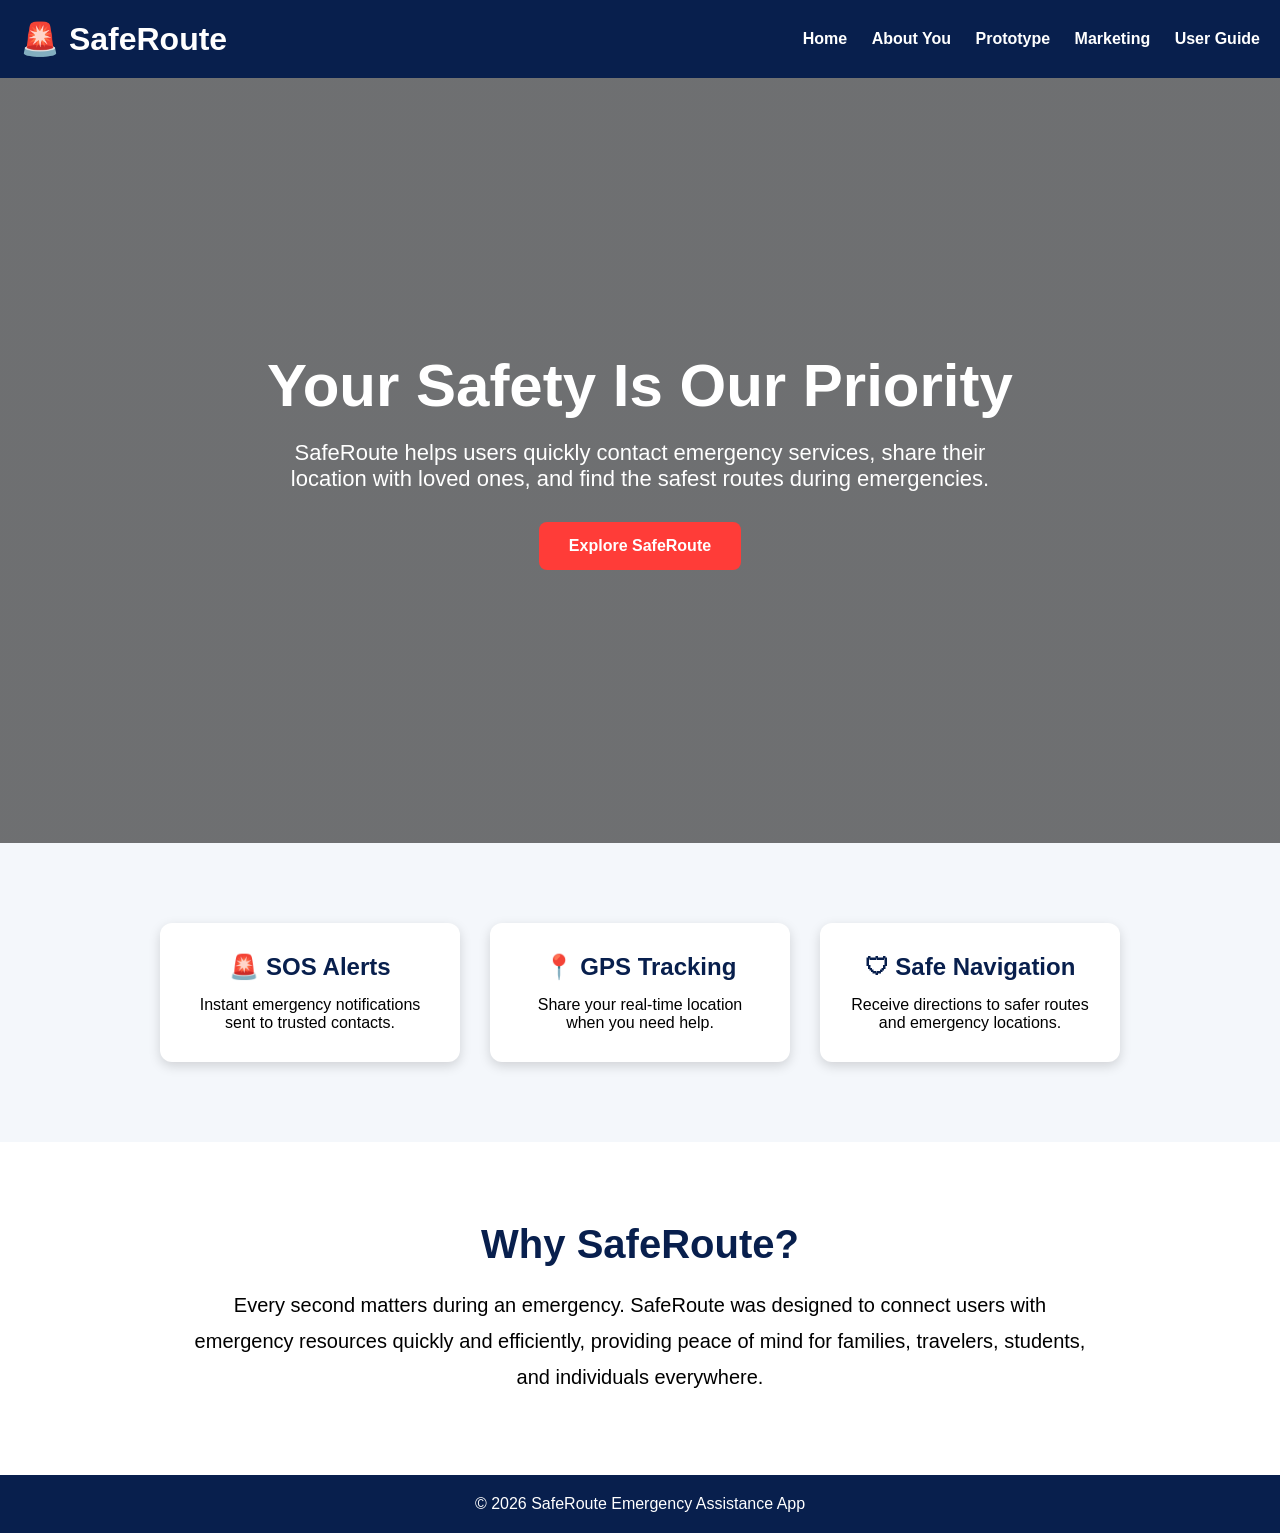
<file: index.html>
<!DOCTYPE html>
<html lang="en">
<head>
<meta charset="UTF-8">
<meta name="viewport" content="width=device-width, initial-scale=1.0">
<title>SafeRoute Emergency Assistance App</title>
<link rel="stylesheet" href="style.css">
</head>

<body>

<header>
    <div class="logo">
        <h1>🚨 SafeRoute</h1>
    </div>

    <nav>
        <a href="index.html">Home</a>
        <a href="about.html">About You</a>
        <a href="prototype.html">Prototype</a>
        <a href="marketing.html">Marketing</a>
        <a href="userguide.html">User Guide</a>
    </nav>
</header>

<section class="hero">
    <div class="hero-text">
        <h1>Your Safety Is Our Priority</h1>

        <p>
            SafeRoute helps users quickly contact emergency services,
            share their location with loved ones, and find the safest
            routes during emergencies.
        </p>

        <a href="prototype.html" class="button">
            Explore SafeRoute
        </a>
    </div>
</section>

<section class="features">

    <div class="feature-box">
        <h2>🚨 SOS Alerts</h2>
        <p>Instant emergency notifications sent to trusted contacts.</p>
    </div>

    <div class="feature-box">
        <h2>📍 GPS Tracking</h2>
        <p>Share your real-time location when you need help.</p>
    </div>

    <div class="feature-box">
        <h2>🛡 Safe Navigation</h2>
        <p>Receive directions to safer routes and emergency locations.</p>
    </div>

</section>

<section class="about-app">

<h2>Why SafeRoute?</h2>

<p>
Every second matters during an emergency. SafeRoute was designed
to connect users with emergency resources quickly and efficiently,
providing peace of mind for families, travelers, students,
and individuals everywhere.
</p>

</section>

<footer>
© 2026 SafeRoute Emergency Assistance App
</footer>

</body>
</html>
</body>
</html>
</file>
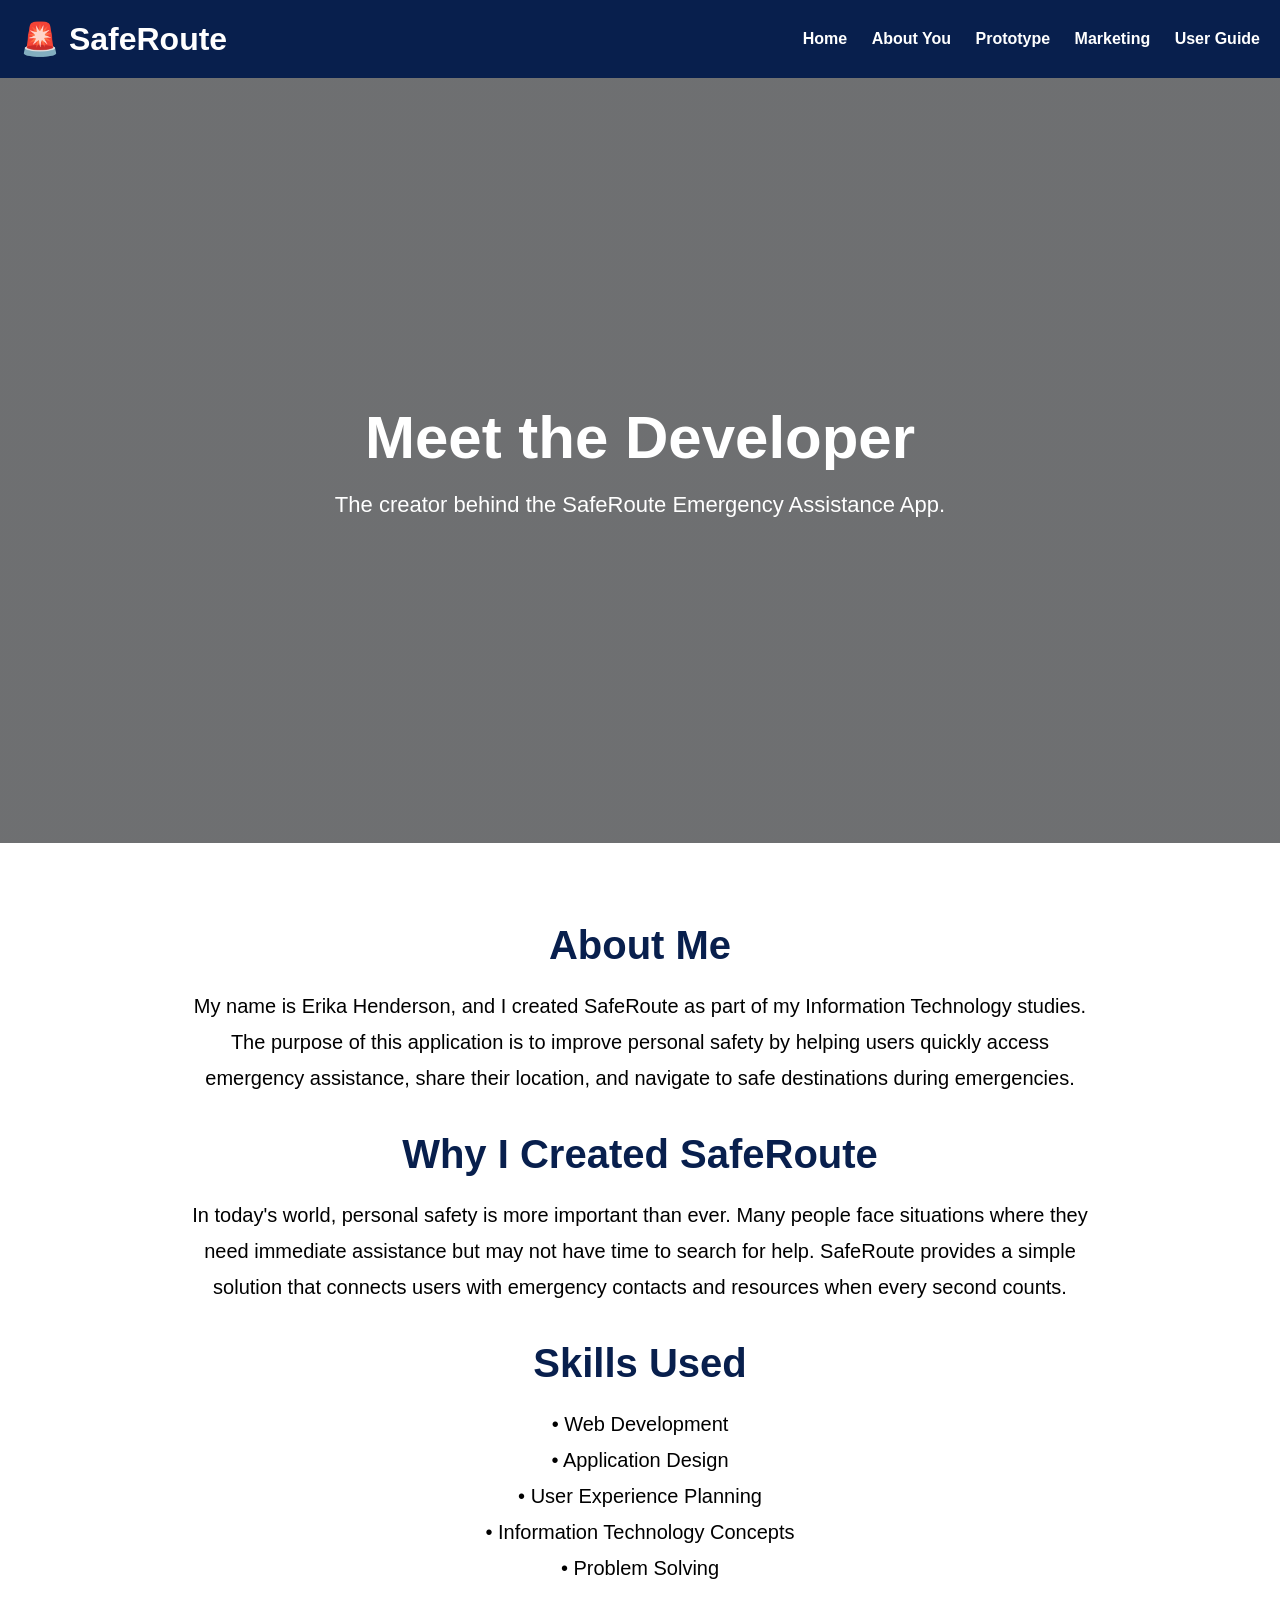
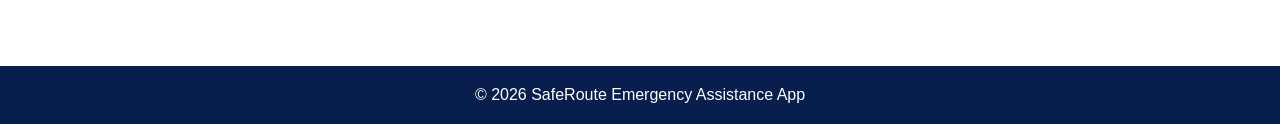
<file: about.html>
<!DOCTYPE html>
<html lang="en">
<head>
<meta charset="UTF-8">
<meta name="viewport" content="width=device-width, initial-scale=1.0">
<title>About the Developer</title>
<link rel="stylesheet" href="style.css">
</head>

<body>

<header>
    <div class="logo">
        <h1>🚨 SafeRoute</h1>
    </div>

    <nav>
        <a href="index.html">Home</a>
        <a href="about.html">About You</a>
        <a href="prototype.html">Prototype</a>
        <a href="marketing.html">Marketing</a>
        <a href="userguide.html">User Guide</a>
    </nav>
</header>

<section class="hero">
    <div class="hero-text">
        <h1>Meet the Developer</h1>
        <p>The creator behind the SafeRoute Emergency Assistance App.</p>
    </div>
</section>

<section class="about-app">

<h2>About Me</h2>

<p>
My name is Erika Henderson, and I created SafeRoute as part of my Information Technology studies.
The purpose of this application is to improve personal safety by helping users quickly access emergency assistance, share their location, and navigate to safe destinations during emergencies.
</p>

<br><br>

<h2>Why I Created SafeRoute</h2>

<p>
In today's world, personal safety is more important than ever. Many people face situations where they need immediate assistance but may not have time to search for help. SafeRoute provides a simple solution that connects users with emergency contacts and resources when every second counts.
</p>

<br><br>

<h2>Skills Used</h2>

<p>
• Web Development<br>
• Application Design<br>
• User Experience Planning<br>
• Information Technology Concepts<br>
• Problem Solving
</p>

</section>

<footer>
© 2026 SafeRoute Emergency Assistance App
</footer>

</body>
</html>
</body>
</html>
</file>
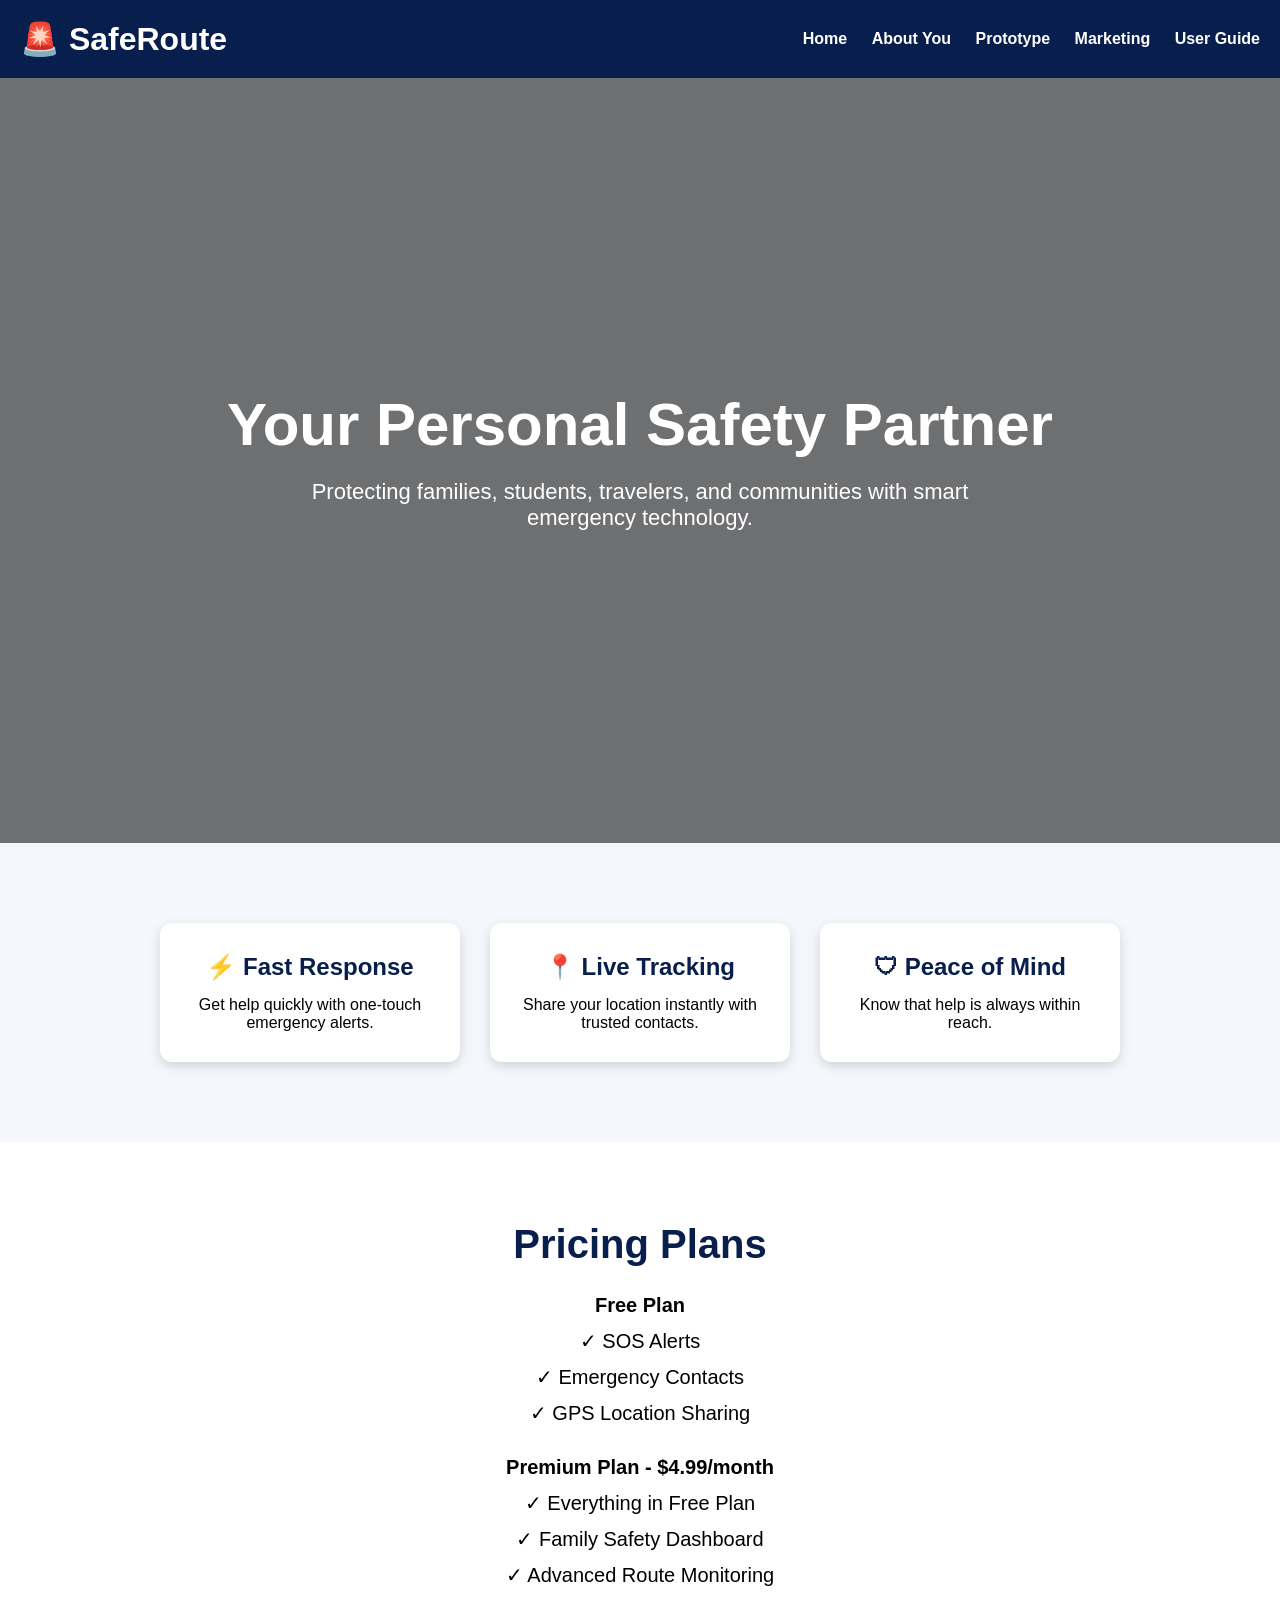
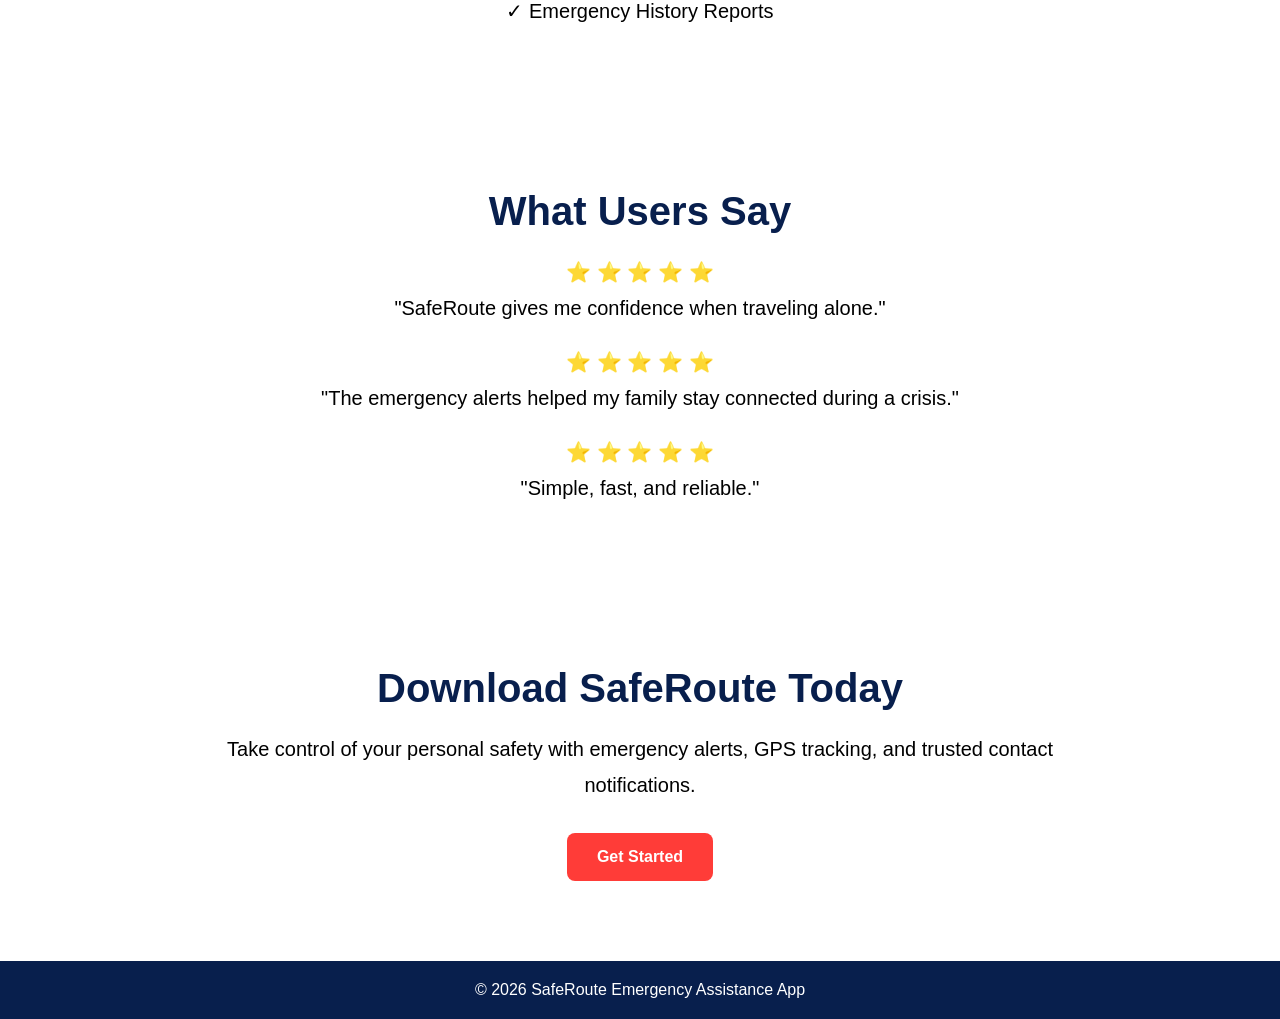
<file: marketing.html>
<!DOCTYPE html>
<html lang="en">
<head>
<meta charset="UTF-8">
<meta name="viewport" content="width=device-width, initial-scale=1.0">
<title>SafeRoute Marketing</title>
<link rel="stylesheet" href="style.css">
</head>

<body>

<header>
    <div class="logo">
        <h1>🚨 SafeRoute</h1>
    </div>

    <nav>
        <a href="index.html">Home</a>
        <a href="about.html">About You</a>
        <a href="prototype.html">Prototype</a>
        <a href="marketing.html">Marketing</a>
        <a href="userguide.html">User Guide</a>
    </nav>
</header>

<section class="hero">
    <div class="hero-text">
        <h1>Your Personal Safety Partner</h1>
        <p>Protecting families, students, travelers, and communities with smart emergency technology.</p>
    </div>
</section>

<section class="features">

<div class="feature-box">
<h2>⚡ Fast Response</h2>
<p>Get help quickly with one-touch emergency alerts.</p>
</div>

<div class="feature-box">
<h2>📍 Live Tracking</h2>
<p>Share your location instantly with trusted contacts.</p>
</div>

<div class="feature-box">
<h2>🛡 Peace of Mind</h2>
<p>Know that help is always within reach.</p>
</div>

</section>

<section class="about-app">

<h2>Pricing Plans</h2>

<p><strong>Free Plan</strong></p>
<p>
✓ SOS Alerts<br>
✓ Emergency Contacts<br>
✓ GPS Location Sharing
</p>

<br>

<p><strong>Premium Plan - $4.99/month</strong></p>
<p>
✓ Everything in Free Plan<br>
✓ Family Safety Dashboard<br>
✓ Advanced Route Monitoring<br>
✓ Emergency History Reports
</p>

</section>

<section class="about-app">

<h2>What Users Say</h2>

<p>
⭐ ⭐ ⭐ ⭐ ⭐<br>
"SafeRoute gives me confidence when traveling alone."
</p>

<br>

<p>
⭐ ⭐ ⭐ ⭐ ⭐<br>
"The emergency alerts helped my family stay connected during a crisis."
</p>

<br>

<p>
⭐ ⭐ ⭐ ⭐ ⭐<br>
"Simple, fast, and reliable."
</p>

</section>

<section class="about-app">

<h2>Download SafeRoute Today</h2>

<p>
Take control of your personal safety with emergency alerts,
GPS tracking, and trusted contact notifications.
</p>

<a href="#" class="button">Get Started</a>

</section>

<footer>
© 2026 SafeRoute Emergency Assistance App
</footer>

</body>
</html>

</body>
</html>
</file>
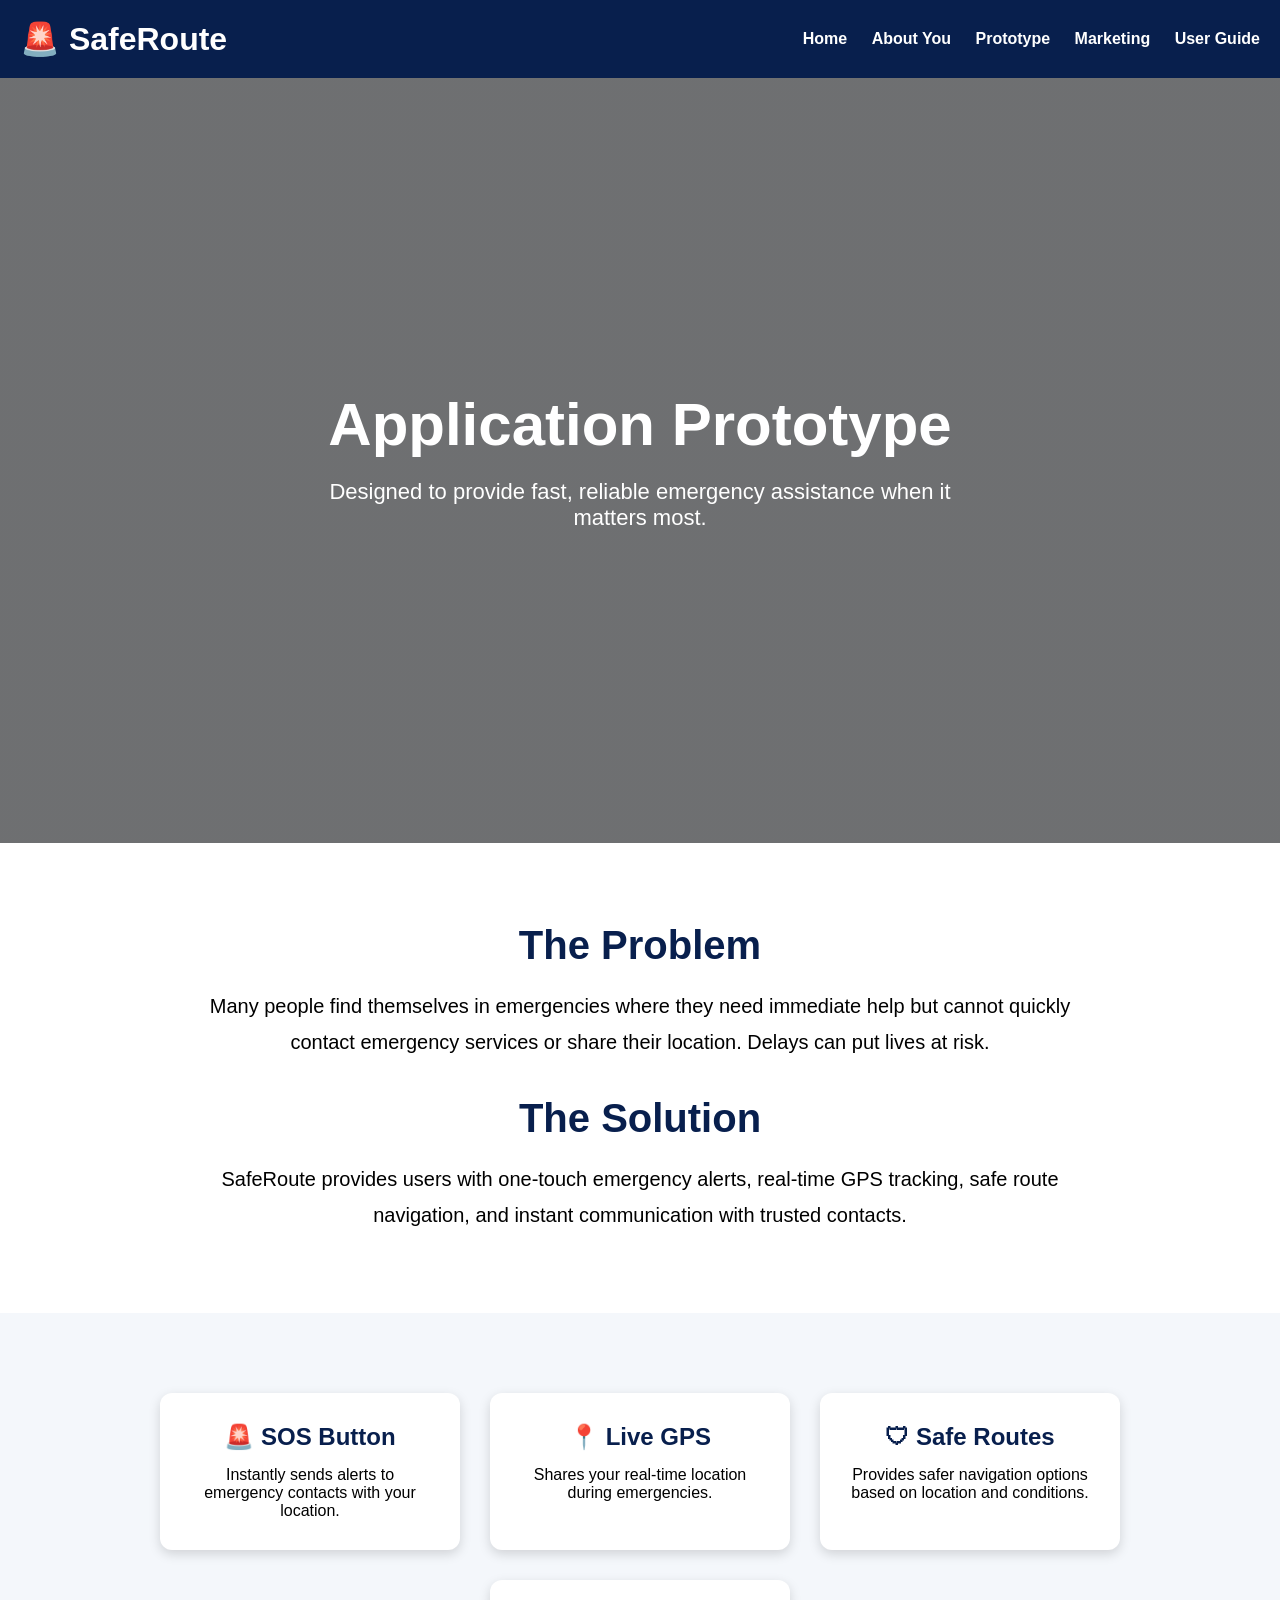
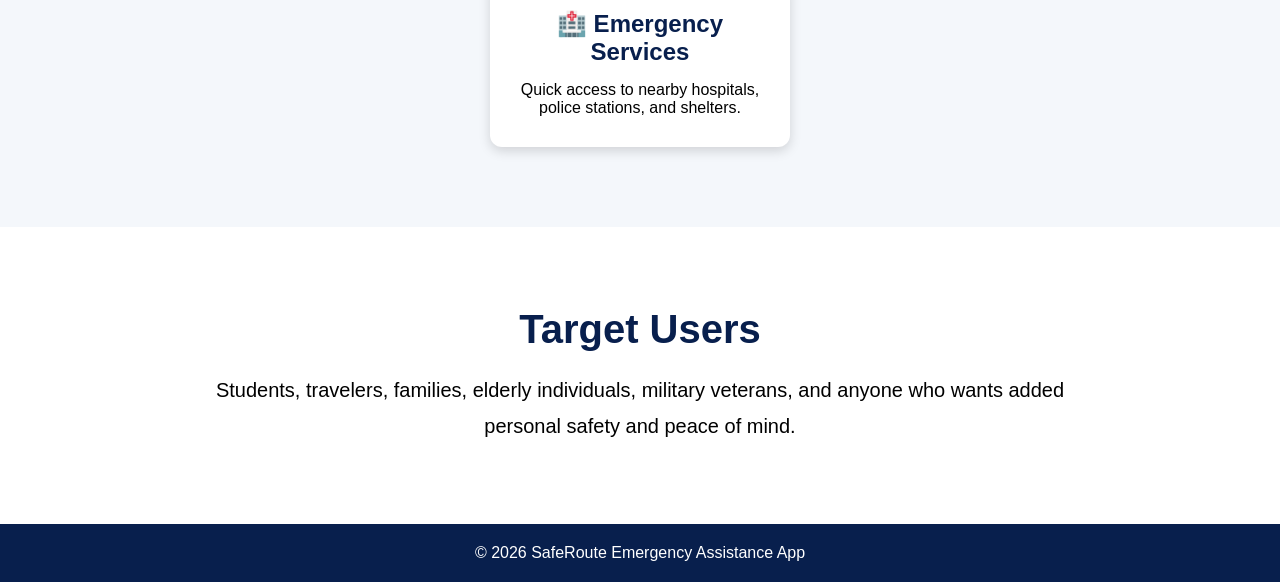
<file: prototype.html>
<!DOCTYPE html>
<html lang="en">
<head>
<meta charset="UTF-8">
<meta name="viewport" content="width=device-width, initial-scale=1.0">
<title>SafeRoute Prototype</title>
<link rel="stylesheet" href="style.css">
</head>

<body>

<header>
    <div class="logo">
        <h1>🚨 SafeRoute</h1>
    </div>

    <nav>
        <a href="index.html">Home</a>
        <a href="about.html">About You</a>
        <a href="prototype.html">Prototype</a>
        <a href="marketing.html">Marketing</a>
        <a href="userguide.html">User Guide</a>
    </nav>
</header>

<section class="hero">
    <div class="hero-text">
        <h1>Application Prototype</h1>
        <p>Designed to provide fast, reliable emergency assistance when it matters most.</p>
    </div>
</section>

<section class="about-app">

<h2>The Problem</h2>

<p>
Many people find themselves in emergencies where they need immediate help but cannot quickly contact emergency services or share their location. Delays can put lives at risk.
</p>

<br><br>

<h2>The Solution</h2>

<p>
SafeRoute provides users with one-touch emergency alerts, real-time GPS tracking, safe route navigation, and instant communication with trusted contacts.
</p>

</section>

<section class="features">

<div class="feature-box">
<h2>🚨 SOS Button</h2>
<p>Instantly sends alerts to emergency contacts with your location.</p>
</div>

<div class="feature-box">
<h2>📍 Live GPS</h2>
<p>Shares your real-time location during emergencies.</p>
</div>

<div class="feature-box">
<h2>🛡 Safe Routes</h2>
<p>Provides safer navigation options based on location and conditions.</p>
</div>

<div class="feature-box">
<h2>🏥 Emergency Services</h2>
<p>Quick access to nearby hospitals, police stations, and shelters.</p>
</div>

</section>

<section class="about-app">

<h2>Target Users</h2>

<p>
Students, travelers, families, elderly individuals, military veterans, and anyone who wants added personal safety and peace of mind.
</p>

</section>

<footer>
© 2026 SafeRoute Emergency Assistance App
</footer>

</body>
</html>
</file>
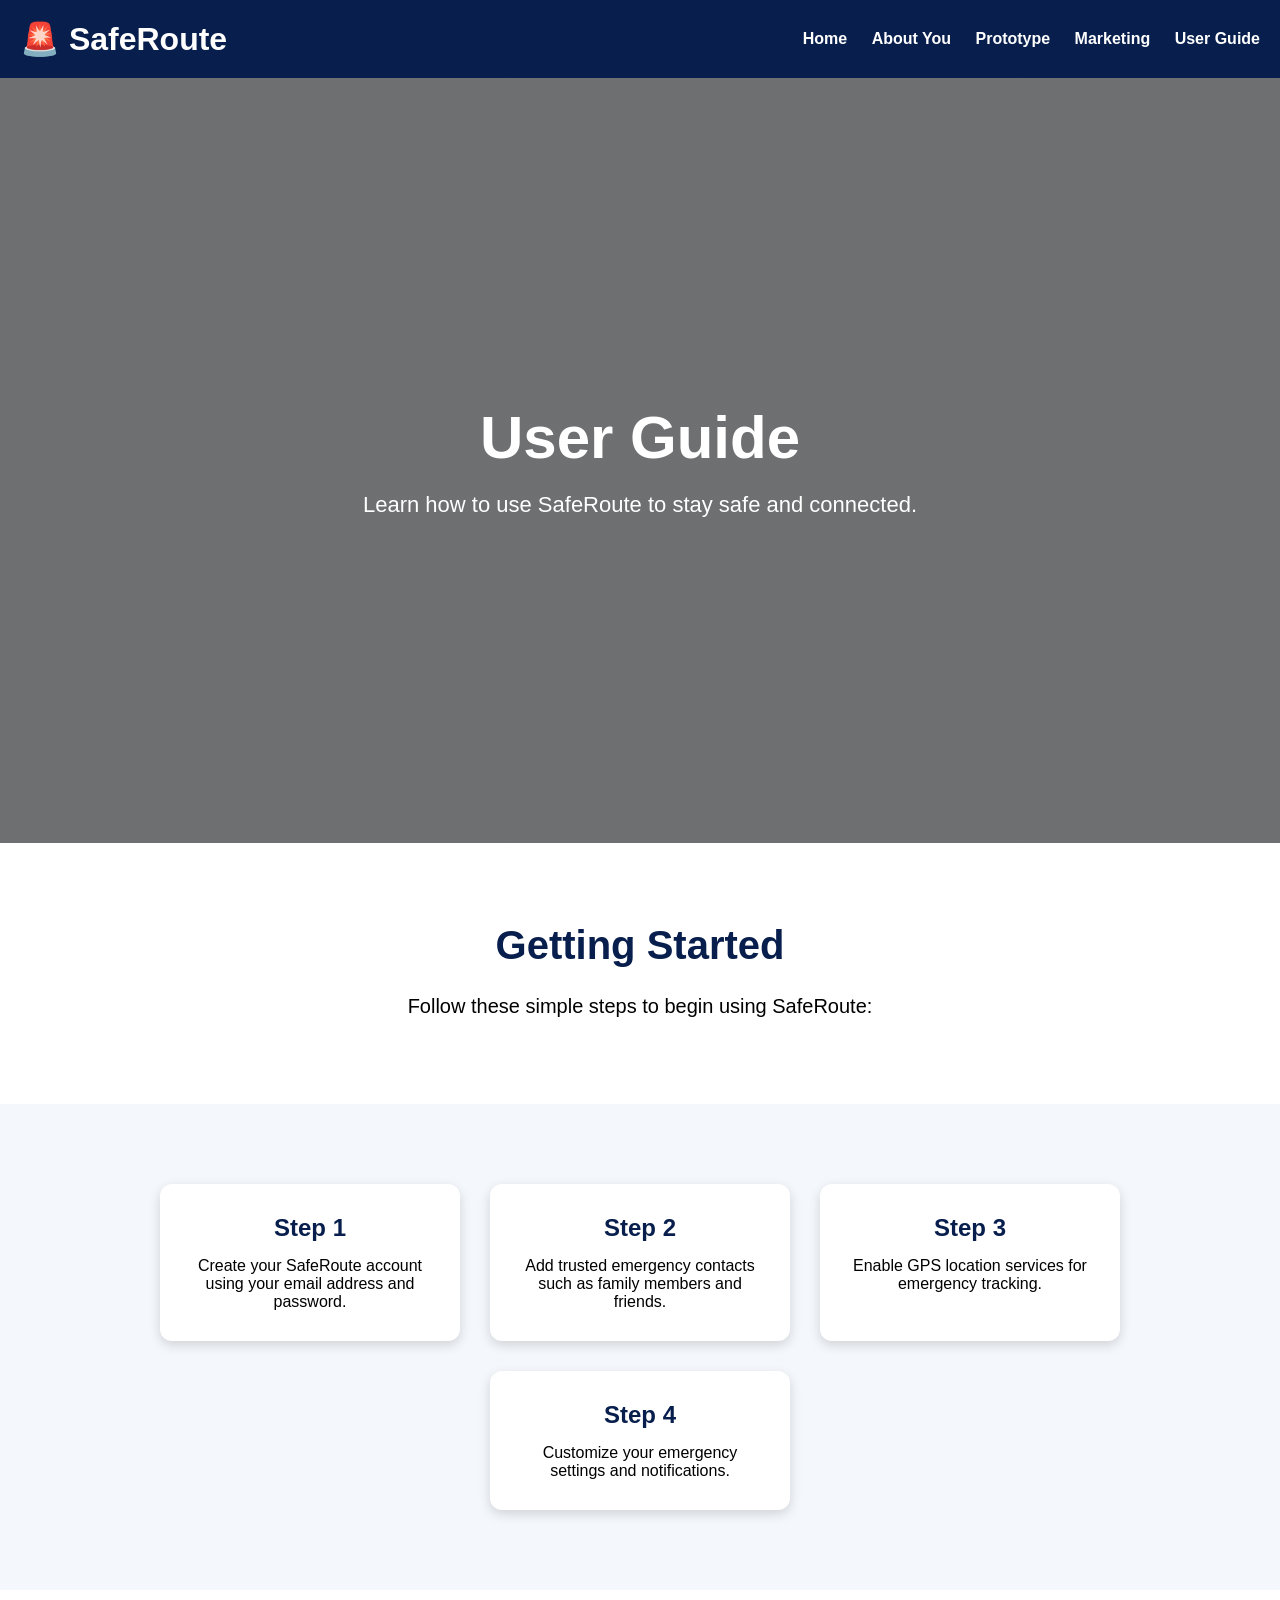
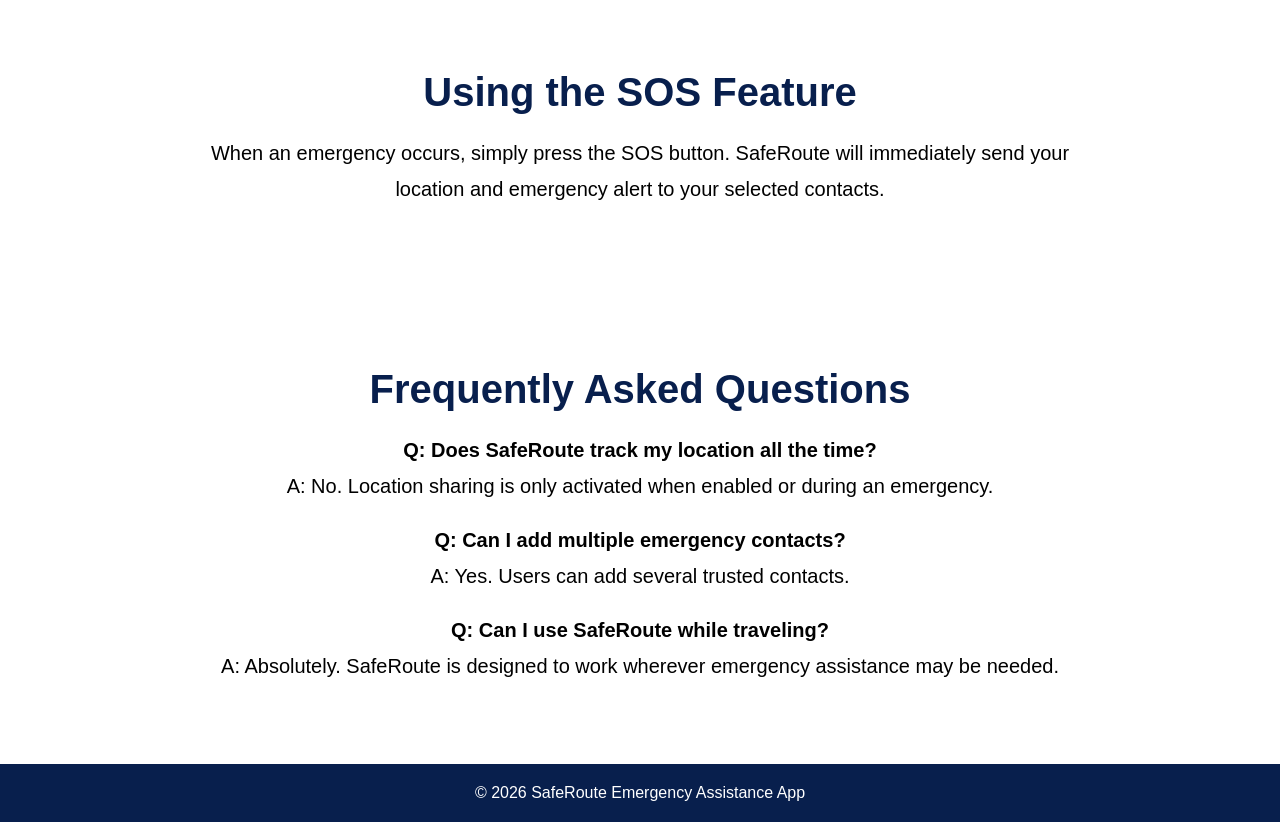
<file: userguide.html>
<!DOCTYPE html>
<html lang="en">
<head>
<meta charset="UTF-8">
<meta name="viewport" content="width=device-width, initial-scale=1.0">
<title>SafeRoute User Guide</title>
<link rel="stylesheet" href="style.css">
</head>

<body>

<header>
    <div class="logo">
        <h1>🚨 SafeRoute</h1>
    </div>

    <nav>
        <a href="index.html">Home</a>
        <a href="about.html">About You</a>
        <a href="prototype.html">Prototype</a>
        <a href="marketing.html">Marketing</a>
        <a href="userguide.html">User Guide</a>
    </nav>
</header>

<section class="hero">
    <div class="hero-text">
        <h1>User Guide</h1>
        <p>Learn how to use SafeRoute to stay safe and connected.</p>
    </div>
</section>

<section class="about-app">

<h2>Getting Started</h2>

<p>
Follow these simple steps to begin using SafeRoute:
</p>

</section>

<section class="features">

<div class="feature-box">
<h2>Step 1</h2>
<p>Create your SafeRoute account using your email address and password.</p>
</div>

<div class="feature-box">
<h2>Step 2</h2>
<p>Add trusted emergency contacts such as family members and friends.</p>
</div>

<div class="feature-box">
<h2>Step 3</h2>
<p>Enable GPS location services for emergency tracking.</p>
</div>

<div class="feature-box">
<h2>Step 4</h2>
<p>Customize your emergency settings and notifications.</p>
</div>

</section>

<section class="about-app">

<h2>Using the SOS Feature</h2>

<p>
When an emergency occurs, simply press the SOS button. SafeRoute will immediately send your location and emergency alert to your selected contacts.
</p>

</section>

<section class="about-app">

<h2>Frequently Asked Questions</h2>

<p><strong>Q: Does SafeRoute track my location all the time?</strong></p>
<p>A: No. Location sharing is only activated when enabled or during an emergency.</p>

<br>

<p><strong>Q: Can I add multiple emergency contacts?</strong></p>
<p>A: Yes. Users can add several trusted contacts.</p>

<br>

<p><strong>Q: Can I use SafeRoute while traveling?</strong></p>
<p>A: Absolutely. SafeRoute is designed to work wherever emergency assistance may be needed.</p>

</section>

<footer>
© 2026 SafeRoute Emergency Assistance App
</footer>

</body>
</html>

</body>
</html>
</file>
<file: style.css>
*{
margin:0;
padding:0;
box-sizing:border-box;
font-family:Arial, sans-serif;
}

body{
background:#f4f7fb;
}

header{
background:#081f4d;
padding:20px;
display:flex;
justify-content:space-between;
align-items:center;
}

.logo h1{
color:white;
}

nav a{
color:white;
text-decoration:none;
margin-left:20px;
font-weight:bold;
}

nav a:hover{
color:#00d4ff;
}

.hero{
height:85vh;
background:
linear-gradient(
rgba(0,0,0,.55),
rgba(0,0,0,.55)
),
url("https://images.unsplash.com/photo-1516321318423-f06f85e504b3?auto=format&fit=crop&w=1500&q=80");

background-size:cover;
background-position:center;

display:flex;
justify-content:center;
align-items:center;

text-align:center;
color:white;
padding:20px;
}

.hero h1{
font-size:60px;
margin-bottom:20px;
}

.hero p{
font-size:22px;
max-width:700px;
margin:auto;
}

.button{
display:inline-block;
margin-top:30px;
padding:15px 30px;
background:#ff3c38;
color:white;
text-decoration:none;
border-radius:8px;
font-weight:bold;
}

.button:hover{
background:#d92f2c;
}

.features{
display:flex;
justify-content:center;
gap:30px;
padding:80px 10%;
flex-wrap:wrap;
}

.feature-box{
background:white;
padding:30px;
width:300px;
border-radius:12px;
box-shadow:0 4px 12px rgba(0,0,0,.15);
text-align:center;
}

.feature-box h2{
margin-bottom:15px;
color:#081f4d;
}

.about-app{
padding:80px 15%;
text-align:center;
background:white;
}

.about-app h2{
font-size:40px;
margin-bottom:20px;
color:#081f4d;
}

.about-app p{
font-size:20px;
line-height:1.8;
}

footer{
background:#081f4d;
color:white;
text-align:center;
padding:20px;
}
    box-shadow: 0 2px 5px rgba(0,0,0,0.1);
}
</file>
